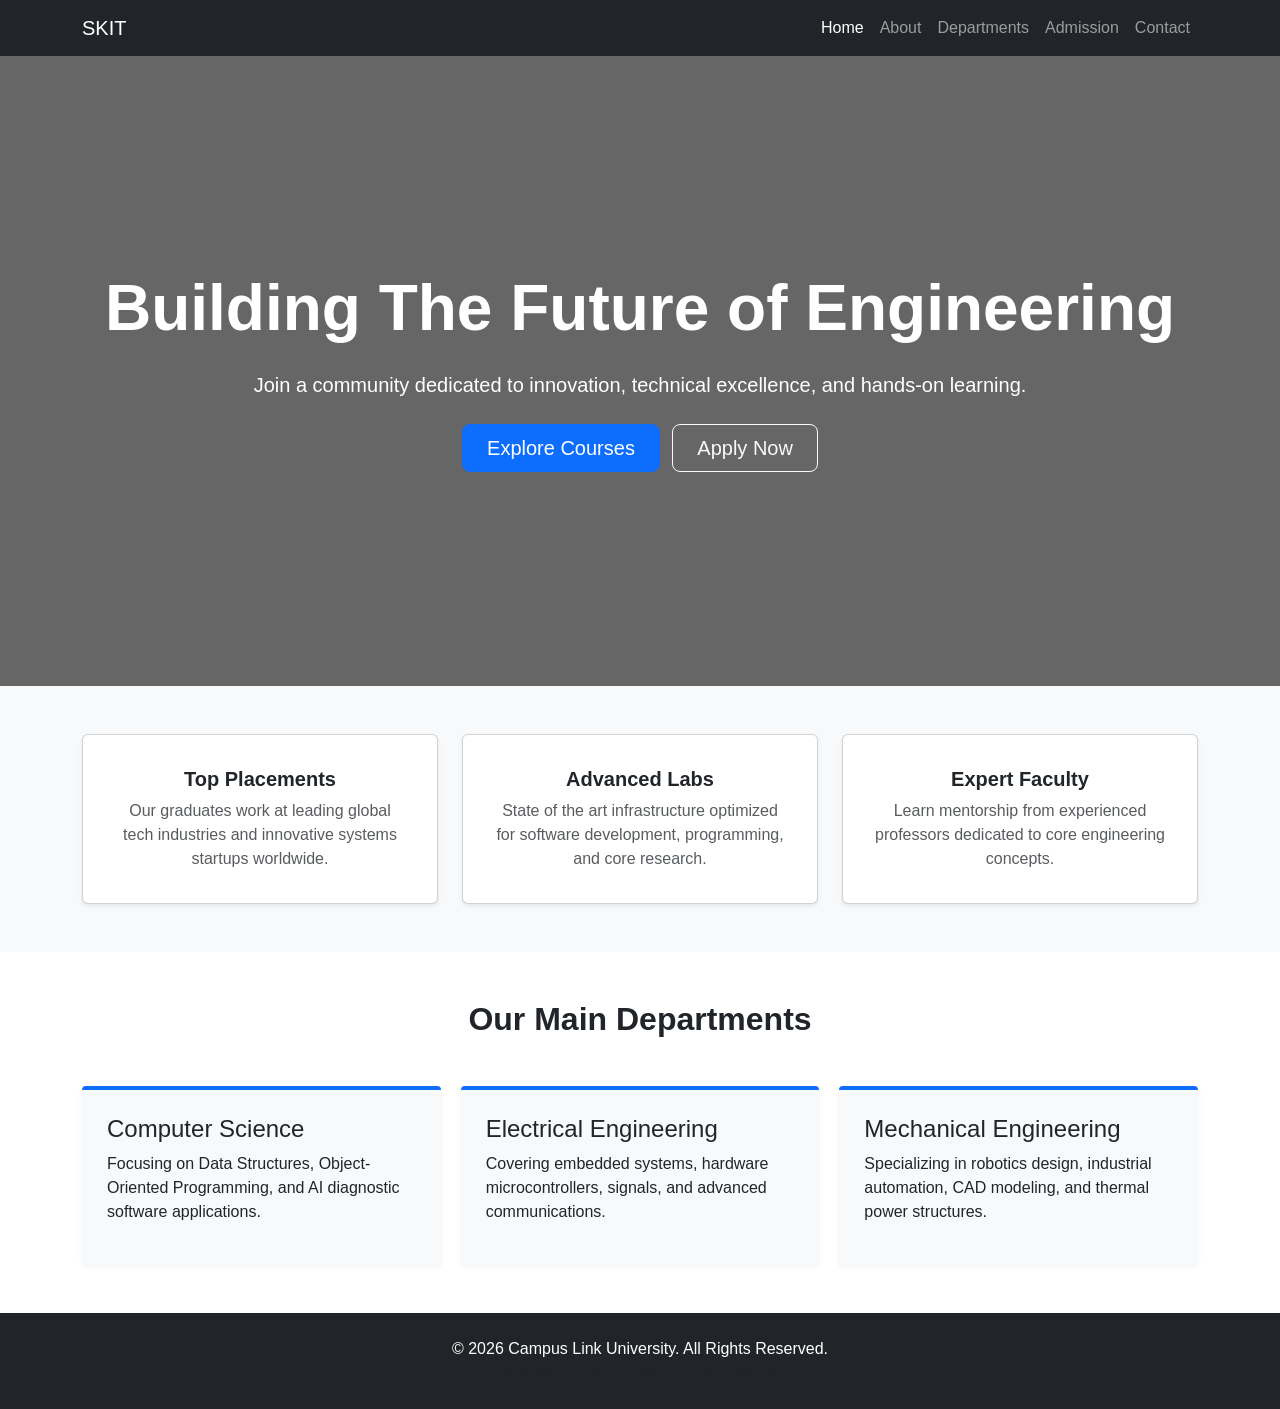
<file: Day3/index.html>
<!DOCTYPE html>
<html lang="en">
<head>
    <meta charset="UTF-8">
    <meta name="viewport" content="width=device-width, initial-scale=1.0">
    <title>University</title>
    <link href="https://cdn.jsdelivr.net/npm/bootstrap@5.3.0/dist/css/bootstrap.min.css" rel="stylesheet">
    <link rel="stylesheet" href="style.css">
</head>
<body>
    <nav class="navbar navbar-expand-lg navbar-dark bg-dark">
        <div class="container">
            <a class="navbar-brand" href="#">SKIT</a>
            <button class="navbar-toggler" type="button" data-bs-toggle="collapse" data-bs-target="#navbarNav">
                <span class="navbar-toggler-icon"></span>
            </button>
            <div class="collapse navbar-collapse" id="navbarNav">
                <ul class="navbar-nav ms-auto">
                    <li class="nav-item"><a class="nav-link active" href="#">Home</a></li>
                    <li class="nav-item"><a class="nav-link" href="#">About</a></li>
                    <li class="nav-item"><a class="nav-link" href="#">Departments</a></li>
                    <li class="nav-item"><a class="nav-link" href="#">Admission</a></li>
                    <li class="nav-item"><a class="nav-link" href="#">Contact</a></li>
                </ul>
            </div>
        </div>
    </nav>
    <header class="hero-section text-white d-flex align-items-center">
        <div class="container text-center">
            <h1 class="display-3 fw-bold">Building The Future of Engineering</h1>
            <p class="lead my-4">Join a community dedicated to innovation, technical excellence, and hands-on learning.</p>
            <a href="#departments" class="btn btn-primary btn-lg px-4 me-2">Explore Courses</a>
            <a href="#" class="btn btn-outline-light btn-lg px-4">Apply Now</a>
        </div>
    </header>
    <section class="py-5 bg-light">
        <div class="container">
            <div class="row text-center g-4">
                <div class="col-md-4">
                    <div class="card p-3 shadow-sm h-100">
                        <div class="card-body">
                            <h5 class="card-title fw-bold">Top Placements</h5>
                            <p class="card-text text-muted">Our graduates work at leading global tech industries and innovative systems startups worldwide.</p>
                        </div>
                    </div>
                </div>
                <div class="col-md-4">
                    <div class="card p-3 shadow-sm h-100">
                        <div class="card-body">
                            <h5 class="card-title fw-bold">Advanced Labs</h5>
                            <p class="card-text text-muted">State of the art infrastructure optimized for software development, programming, and core research.</p>
                        </div>
                    </div>
                </div>
                <div class="col-md-4">
                    <div class="card p-3 shadow-sm h-100">
                        <div class="card-body">
                            <h5 class="card-title fw-bold">Expert Faculty</h5>
                            <p class="card-text text-muted">Learn mentorship from experienced professors dedicated to core engineering concepts.</p>
                        </div>
                    </div>
                </div>
            </div>
        </div>
    </section>
    <section id="departments" class="py-5">
        <div class="container">
            <h2 class="text-center mb-5 fw-bold">Our Main Departments</h2>
            <div class="dept-flex-container">
                <div class="dept-box">
                    <h4>Computer Science</h4>
                    <p>Focusing on Data Structures, Object-Oriented Programming, and AI diagnostic software applications.</p>
                </div>
                <div class="dept-box">
                    <h4>Electrical Engineering</h4>
                    <p>Covering embedded systems, hardware microcontrollers, signals, and advanced communications.</p>
                </div>
                <div class="dept-box">
                    <h4>Mechanical Engineering</h4>
                    <p>Specializing in robotics design, industrial automation, CAD modeling, and thermal power structures.</p>
                </div>
            </div>
        </div>
    </section>
    <footer class="bg-dark text-white text-center py-4">
        <div class="container">
            <p class="mb-0">&copy; 2026 Campus Link University. All Rights Reserved.</p>
            <small class="text-muted">Designed for Web Development Assignment</small>
        </div>
    </footer>
    <script src="https://cdn.jsdelivr.net/npm/bootstrap@5.3.0/dist/js/bootstrap.bundle.min.js"></script>
</body>
</html>
</file>
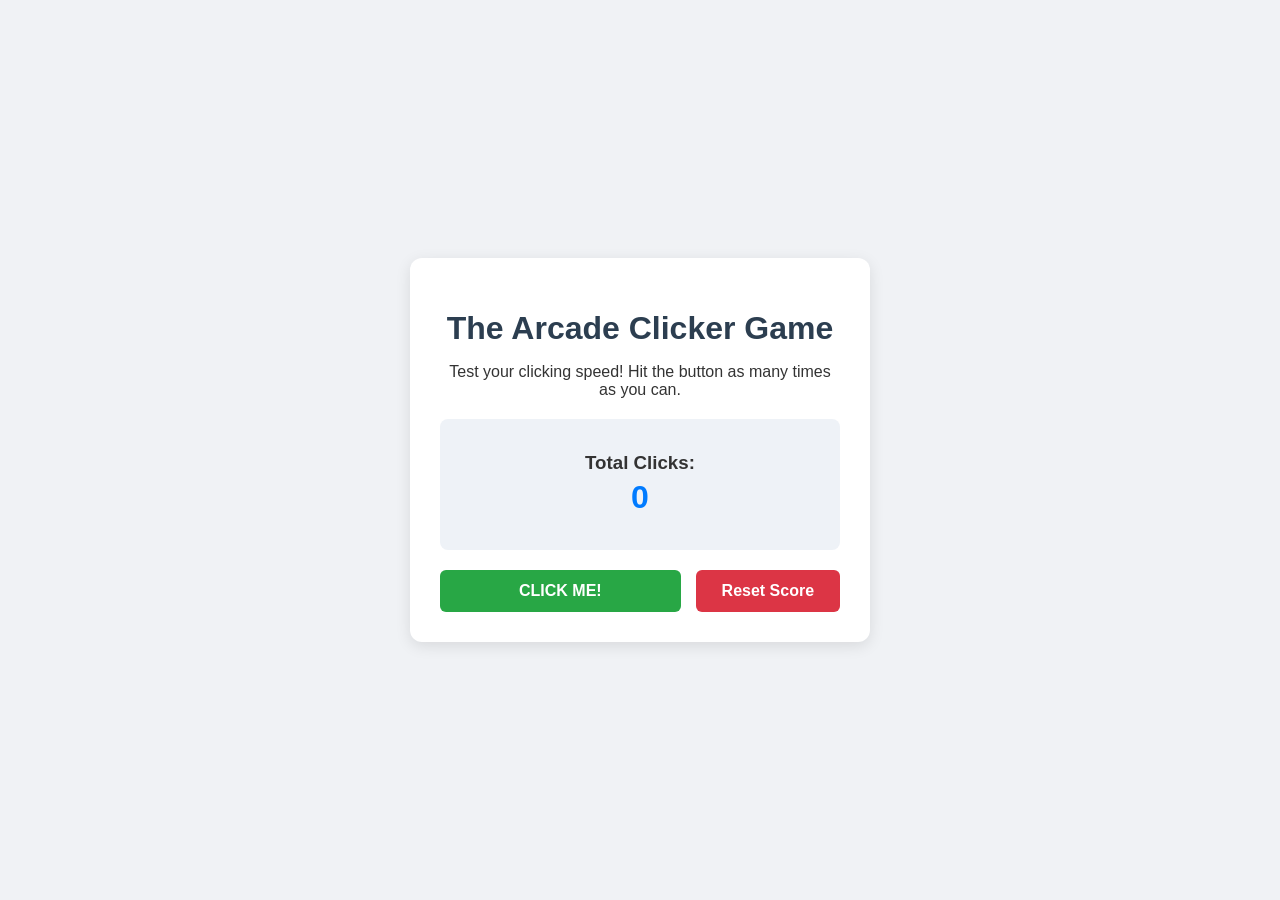
<file: Day4/index.html>
<!DOCTYPE html>
<html lang="en">
<head>
    <meta charset="UTF-8">
    <meta name="viewport" content="width=device-width, initial-scale=1.0">
    <title>Speed Clicker Mini-Game</title>
    <link rel="stylesheet" href="style.css">
</head>
<body>

    <div class="game-container">
        <h1>The Arcade Clicker Game</h1>
        <p>Test your clicking speed! Hit the button as many times as you can.</p>
        <div class="score-board">
            <h3>Total Clicks: <span id="counterDisplay">0</span></h3>
        </div>
        <div class="action-area">
            <button id="hitBtn" class="btn click-btn">CLICK ME!</button>
            <button id="clearBtn" class="btn reset-btn">Reset Score</button>
        </div>
    </div>
    <script src="script.js"></script>
</body>
</html>
</file>
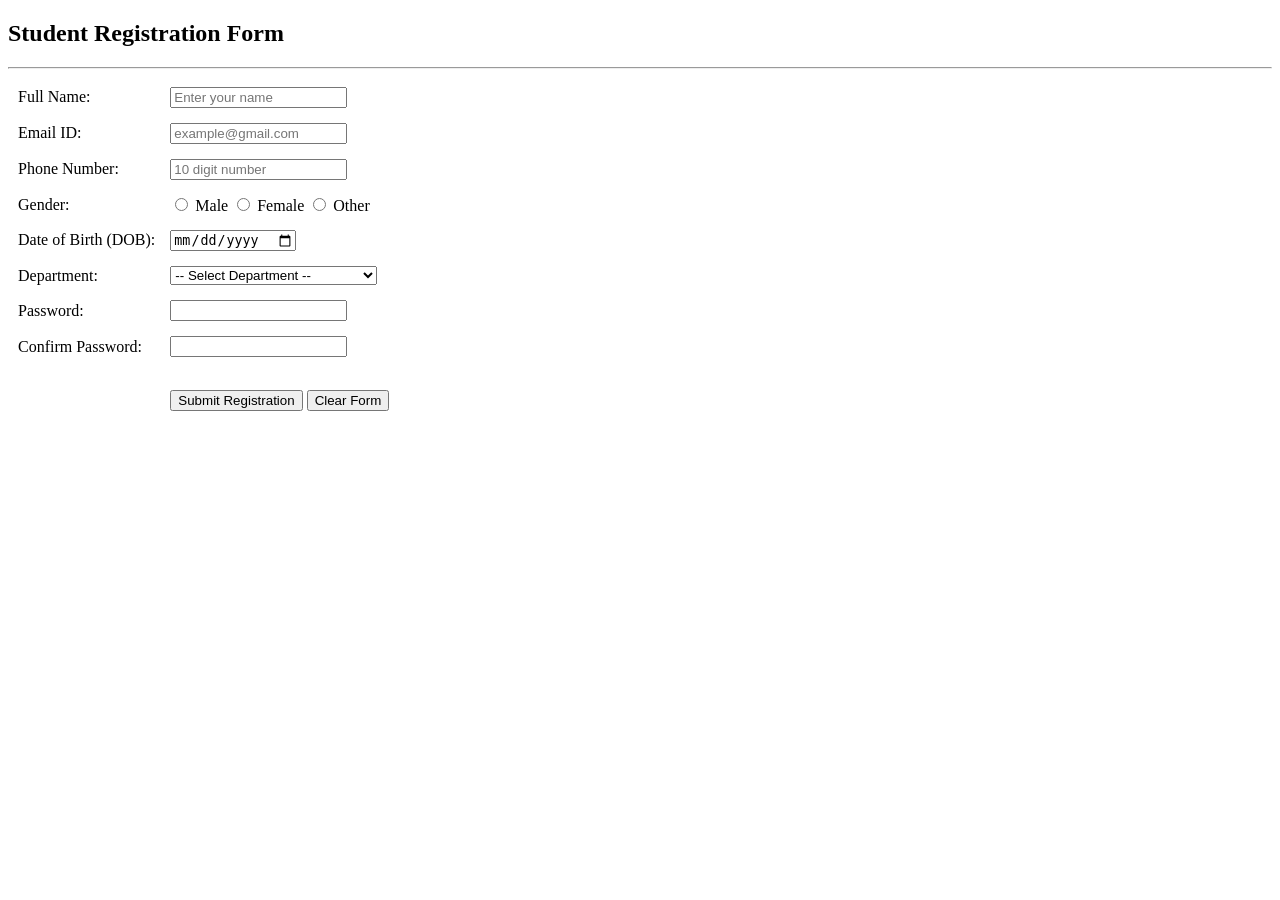
<file: Day2/form.html>
<!DOCTYPE html>
<html>
<head>
    <title>Registration Form</title>
</head>
<body>
    <h2>Student Registration Form</h2>
    <hr>
    <form action="#" method="POST">
        <table cellpadding="5" cellspacing="5">
            <tr>
                <td><label>Full Name:</label></td>
                <td><input type="text" name="student_name" placeholder="Enter your name" required></td>
            </tr>
            
            <tr>
                <td><label>Email ID:</label></td>
                <td><input type="email" name="student_email" placeholder="example@gmail.com" required></td>
            </tr>
            
            <tr>
                <td><label>Phone Number:</label></td>
                <td><input type="tel" name="student_phone" placeholder="10 digit number"></td>
            </tr>
            
            <tr>
                <td><label>Gender:</label></td>
                <td>
                    <input type="radio" name="gender" value="male"> Male
                    <input type="radio" name="gender" value="female"> Female
                    <input type="radio" name="gender" value="other"> Other
                </td>
            </tr>
            
            <tr>
                <td><label>Date of Birth (DOB):</label></td>
                <td><input type="date" name="dob"></td>
            </tr>
            
            <tr>
                <td><label>Department:</label></td>
                <td>
                    <select name="department">
                        <option value="">-- Select Department --</option>
                        <option value="cse">Computer Science Engineering</option>
                        <option value="ece">Electronics</option>
                        <option value="me">Mechanical</option>
                        <option value="ce">Civil</option>
                    </select>
                </td>
            </tr>
            
            <tr>
                <td><label>Password:</label></td>
                <td><input type="password" name="pass1" required></td>
            </tr>
            
            <tr>
                <td><label>Confirm Password:</label></td>
                <td><input type="password" name="pass2" required></td>
            </tr>
            
            <tr>
                <td></td>
                <td>
                    <br>
                    <input type="submit" value="Submit Registration">
                    <input type="reset" value="Clear Form">
                </td>
            </tr>
        </table>
        
    </form>

</body>
</html>
</file>
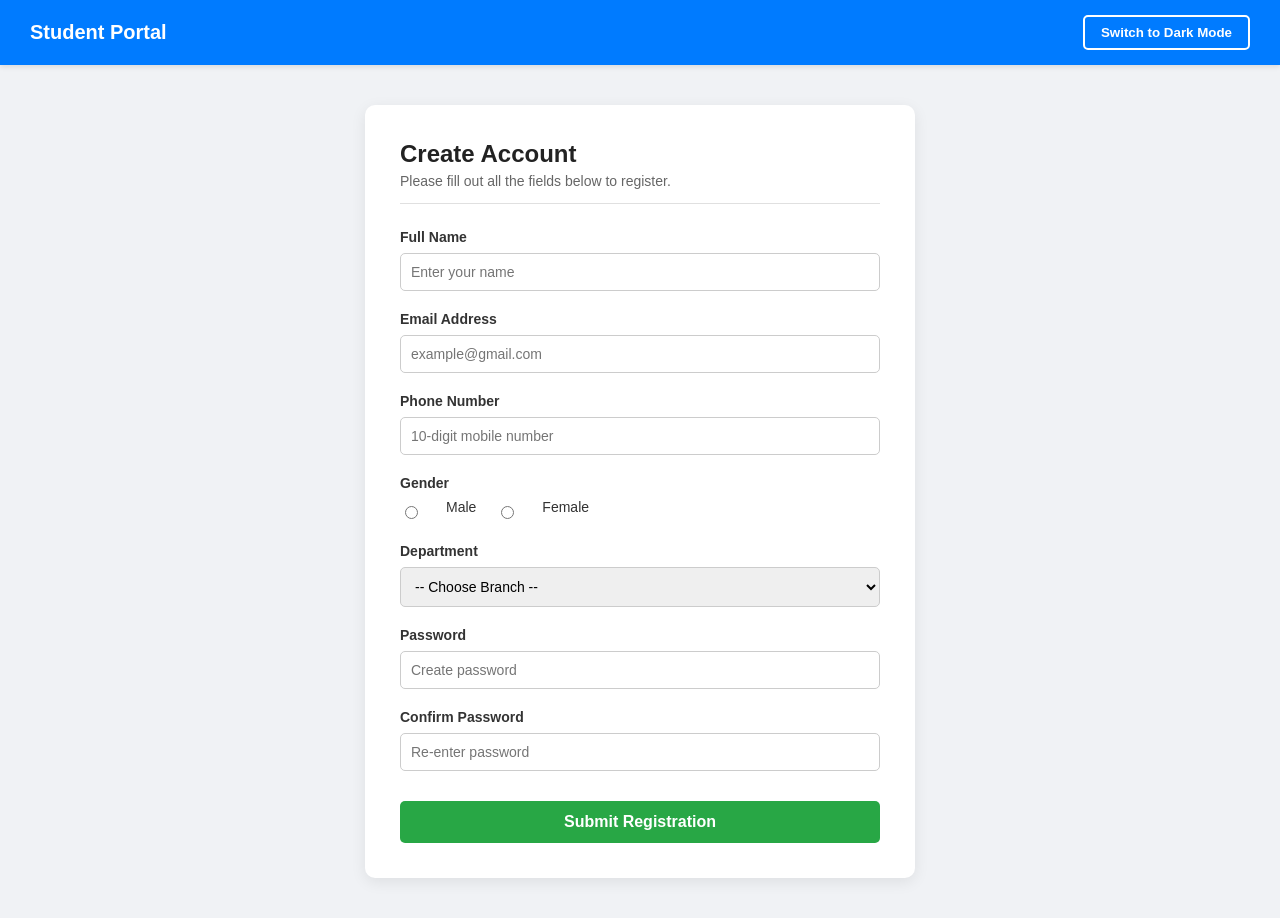
<file: Day4/registration.html>
<!DOCTYPE html>
<html lang="en">
<head>
    <meta charset="UTF-8">
    <meta name="viewport" content="width=device-width, initial-scale=1.0">
    <title>Registration Form with Validation</title>
    <link rel="stylesheet" href="form-style.css">
</head>
<body>
    <nav class="navbar">
        <span class="nav-logo">Student Portal</span>
        <button id="modeToggleBtn">Switch to Dark Mode</button>
    </nav>
    <div class="form-container">
        <h2>Create Account</h2>
        <p class="subtitle">Please fill out all the fields below to register.</p>
        <hr>

        <form id="registrationForm">
            <div class="form-group">
                <label for="fullName">Full Name</label>
                <input type="text" id="fullName" placeholder="Enter your name">
                <span id="nameError" class="error-msg"></span>
            </div>
            <div class="form-group">
                <label for="emailAddr">Email Address</label>
                <input type="text" id="emailAddr" placeholder="example@gmail.com">
                <span id="emailError" class="error-msg"></span>
            </div>
            <div class="form-group">
                <label for="phoneNumber">Phone Number</label>
                <input type="tel" id="phoneNumber" placeholder="10-digit mobile number">
                <span id="phoneError" class="error-msg"></span>
            </div>
            <div class="form-group">
                <label>Gender</label>
                <div class="radio-group">
                    <input type="radio" name="userGender" value="Male" id="maleOpt"> 
                    <label for="maleOpt" class="radio-label">Male</label>
                    
                    <input type="radio" name="userGender" value="Female" id="femaleOpt"> 
                    <label for="femaleOpt" class="radio-label">Female</label>
                </div>
                <span id="genderError" class="error-msg"></span>
            </div>
            <div class="form-group">
                <label for="deptSelect">Department</label>
                <select id="deptSelect">
                    <option value="">-- Choose Branch --</option>
                    <option value="CSE">Computer Science Engineering</option>
                    <option value="ECE">Electronics</option>
                    <option value="ME">Mechanical</option>
                </select>
                <span id="deptError" class="error-msg"></span>
            </div>
            <div class="form-group">
                <label for="passField">Password</label>
                <input type="password" id="passField" placeholder="Create password">
                <span id="passError" class="error-msg"></span>
            </div>

            <div class="form-group">
                <label for="confirmPassField">Confirm Password</label>
                <input type="password" id="confirmPassField" placeholder="Re-enter password">
                <span id="confirmPassError" class="error-msg"></span>
            </div>
            <button type="submit" class="submit-btn">Submit Registration</button>
        </form>
    </div>

    <script src="form-script.js"></script>
</body>
</html>
</file>
<file: Day3/style.css>
/* Custom resets and basic styles */
body {
    font-family: Arial, sans-serif;
    margin: 0;
    padding: 0;
}

.hero-section {
    background: linear-gradient(rgba(0, 0, 0, 0.6), rgba(0, 0, 0, 0.6)), 
                url('https://images.unsplash.com/photo-1541339907198-e08756dedf3f?q=80&w=1470') no-repeat center center/cover;
    height: 70vh;
    min-height: 400px;
}
.dept-flex-container {
    display: flex;
    flex-direction: row;
    flex-wrap: wrap;
    justify-content: space-between;
    gap: 20px;
}

.dept-box {
    flex: 1 1 calc(33.333% - 20px);
    background-color: #f8f9fa;
    padding: 25px;
    border-top: 4px solid #0d6efd;
    border-radius: 4px;
    box-shadow: 0 2px 5px rgba(0,0,0,0.05);
}
@media (max-width: 768px) {
    .dept-flex-container {
        flex-direction: column;
    }
    
    .dept-box {
        flex: 1 1 100%;
    }
}
</file>
<file: Day4/style.css>
body {
    font-family: 'Segoe UI', Tahoma, Geneva, Verdana, sans-serif;
    background-color: #f0f2f5;
    color: #333;
    display: flex;
    justify-content: center;
    align-items: center;
    height: 100vh;
    margin: 0;
}
.game-container {
    background-color: #ffffff;
    padding: 30px;
    border-radius: 12px;
    box-shadow: 0 4px 15px rgba(0, 0, 0, 0.1);
    text-align: center;
    max-width: 400px;
    width: 100%;
}

h1 {
    color: #2c3e50;
    margin-bottom: 10px;
}

.score-board {
    background-color: #eef2f7;
    padding: 15px;
    border-radius: 8px;
    margin: 20px 0;
}

#counterDisplay {
    font-size: 2rem;
    color: #007bff;
    display: block;
    margin-top: 5px;
}

.action-area {
    display: flex;
    justify-content: center;
    gap: 15px;
}

.btn {
    padding: 12px 24px;
    font-size: 16px;
    font-weight: bold;
    border: none;
    border-radius: 6px;
    cursor: pointer;
    transition: background-color 0.2s;
}

.click-btn {
    background-color: #28a745;
    color: white;
    flex: 2;
}

.click-btn:hover {
    background-color: #218838;
}

.reset-btn {
    background-color: #dc3545;
    color: white;
    flex: 1;
}

.reset-btn:hover {
    background-color: #c82333;
}
</file>
<file: Day4/form-style.css>
body {
    font-family: 'Segoe UI', Arial, sans-serif;
    background-color: #f0f2f5;
    color: #333333;
    margin: 0;
    padding: 0;
    transition: background-color 0.3s, color 0.3s;
}
.navbar {
    background-color: #007bff;
    padding: 15px 30px;
    display: flex;
    justify-content: space-between;
    align-items: center;
    color: white;
    box-shadow: 0 2px 5px rgba(0,0,0,0.1);
}

.nav-logo {
    font-size: 20px;
    font-weight: bold;
}

#modeToggleBtn {
    background-color: transparent;
    border: 2px solid white;
    color: white;
    padding: 8px 16px;
    cursor: pointer;
    border-radius: 5px;
    font-weight: bold;
    transition: all 0.2s;
}

#modeToggleBtn:hover {
    background-color: white;
    color: #007bff;
}
.form-container {
    max-width: 480px;
    margin: 40px auto;
    background: #ffffff;
    padding: 35px;
    border-radius: 10px;
    box-shadow: 0 4px 15px rgba(0,0,0,0.08);
}

h2 {
    margin-top: 0;
    margin-bottom: 5px;
    color: #222;
}

.subtitle {
    color: #666;
    margin-top: 0;
    font-size: 14px;
}

hr {
    border: 0;
    height: 1px;
    background: #e0e0e0;
    margin-bottom: 25px;
}
.form-group {
    margin-bottom: 20px;
}

.form-group label {
    display: block;
    font-weight: 600;
    margin-bottom: 8px;
    font-size: 14px;
}
.form-group input[type="text"],
.form-group input[type="password"],
.form-group input[type="tel"],
.form-group select {
    width: 100%;
    padding: 10px;
    box-sizing: border-box;
    border: 1px solid #cccccc;
    border-radius: 5px;
    font-size: 14px;
    outline: none;
    transition: border-color 0.2s;
}

.form-group input:focus,
.form-group select:focus {
    border-color: #007bff;
}
.radio-group {
    display: flex;
    gap: 20px;
    margin-top: 5px;
}

.radio-label {
    display: inline !important;
    font-weight: normal !important;
    cursor: pointer;
    margin-left: 5px;
}
.error-msg {
    color: #dc3545;
    font-size: 12px;
    margin-top: 5px;
    display: block;
    font-weight: 500;
}
.submit-btn {
    background-color: #28a745;
    color: white;
    border: none;
    padding: 12px 20px;
    font-size: 16px;
    font-weight: bold;
    cursor: pointer;
    border-radius: 5px;
    width: 100%;
    margin-top: 10px;
    transition: background-color 0.2s;
}

.submit-btn:hover {
    background-color: #218838;
}
body.dark {
    background-color: #121212;
    color: #f0f0f0;
}

body.dark .navbar {
    background-color: #1f1f1f;
    box-shadow: 0 2px 5px rgba(0,0,0,0.3);
}

body.dark .form-container {
    background-color: #1e1e1e;
    border: 1px solid #2d2d2d;
}

body.dark h2, body.dark .subtitle {
    color: #ffffff;
}

body.dark input, 
body.dark select {
    background-color: #2b2b2b;
    color: #ffffff;
    border: 1px solid #444444;
}

body.dark input:focus,
body.dark select:focus {
    border-color: #007bff;
}
</file>
